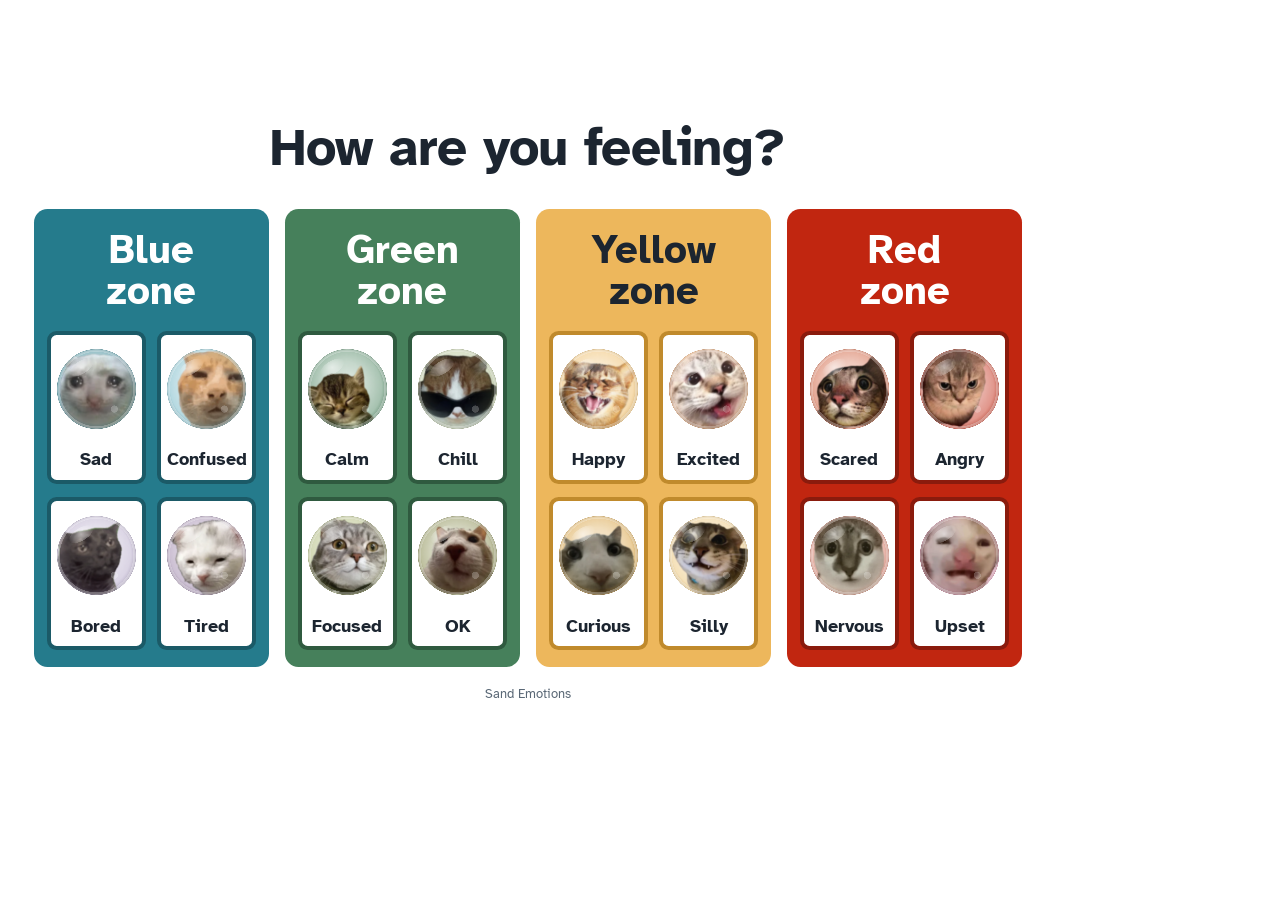
<file: printouts/zones.html>
<!doctype html>
<html lang="en">
<head>
<meta charset="utf-8">
<title>Sand Emotions · Zones</title>
<link rel="stylesheet" href="https://fonts.googleapis.com/css2?family=Atkinson+Hyperlegible:wght@400;700&display=swap">
<style>
  /* One landscape US Letter page: the four colour zones, four cats each, from the Sand Emotions game. */
  @page { size: 11in 8.5in; margin: 0; }
  html, body { margin: 0; background: #fff; }
  body {
    width: 11in;
    height: 8.5in;
    box-sizing: border-box;
    padding: 0.4in 0.35in;
    display: flex;
    flex-direction: column;
    justify-content: center;
    gap: 0.3in;
    font-family: "Atkinson Hyperlegible", Verdana, sans-serif;
    color: #1c2530;
    -webkit-print-color-adjust: exact;
    print-color-adjust: exact;
  }
  h1 { margin: 0; text-align: center; font-size: 40pt; font-weight: 700; letter-spacing: -0.01em; }
  .zones { display: grid; grid-template-columns: repeat(4, minmax(0, 1fr)); gap: 0.16in; }
  .zone {
    background: var(--z);
    border-radius: 0.14in;
    padding: 0.16in 0.14in 0.18in;
    display: flex;
    flex-direction: column;
    gap: 0.14in;
  }
  .zone h2 { margin: 0.06in 0 0.06in; text-align: center; font-size: 30pt; font-weight: 700; line-height: 1.02; color: var(--t); }
  .cards { display: grid; grid-template-columns: repeat(2, minmax(0, 1fr)); gap: 0.14in 0.12in; }
  .card {
    background: #fff;
    border: 0.045in solid var(--b);
    border-radius: 0.1in;
    padding: 0.08in 0.03in 0.08in;
    display: flex;
    flex-direction: column;
    align-items: center;
    gap: 0.05in;
    aspect-ratio: 1 / 1.55;
    min-width: 0;
    box-sizing: border-box;
  }
  .card canvas { width: 96%; aspect-ratio: 1; display: block; margin-top: 0.06in; }
  .card span { font-size: 13.5pt; font-weight: 700; line-height: 1; margin: auto 0 0.04in; white-space: nowrap; }
  footer { text-align: center; font-size: 10pt; color: #5a6876; margin-top: -0.12in; }
</style>
</head>
<body>
<h1>How are you feeling?</h1>
<div class="zones" id="zones"></div>
<footer>Sand Emotions</footer>
<script src="../sandfall/engine.js"></script>
<script>
  // The zones in the template's order, each with its four cats (the game's colour families).
  const CW = window.CatWorld;
  const ZONES = [
    { title: 'Blue zone',   family: 'Blue',   z: '#257b8c', b: '#1b5a67', t: '#fff' },
    { title: 'Green zone',  family: 'Green',  z: '#46805b', b: '#2f5a3f', t: '#fff' },
    { title: 'Yellow zone', family: 'Yellow', z: '#edb75c', b: '#c08a2c', t: '#1c2530' },
    { title: 'Red zone',    family: 'Red',    z: '#c12610', b: '#8a1b0d', t: '#fff' },
  ];
  const balls = [];
  for (const zone of ZONES) {
    const el = document.createElement('section');
    el.className = 'zone';
    el.style.cssText = '--z:' + zone.z + ';--b:' + zone.b + ';--t:' + zone.t;
    el.innerHTML = '<h2>' + zone.title.replace(' ', '<br>') + '</h2><div class="cards"></div>';   // two lines, like the template
    const ids = CW.MORE_GROUPS.find(g => g.title === zone.family).ids;
    for (const i of ids) {
      const card = document.createElement('div');
      card.className = 'card';
      const c = document.createElement('canvas');
      c.width = c.height = 360;                 // about 360 dpi when printed (each ball is about an inch)
      const label = document.createElement('span');
      label.textContent = CW.MOODS[i].name;
      card.append(c, label);
      el.querySelector('.cards').appendChild(card);
      balls.push([c, i]);
    }
    document.getElementById('zones').appendChild(el);
  }
  function draw() {
    for (const [c, i] of balls) {
      const g = c.getContext('2d');
      g.setTransform(1, 0, 0, 1, 0, 0);
      g.clearRect(0, 0, c.width, c.height);
      g.translate(c.width / 2, c.height / 2);
      CW.paintMarble(g, i, c.width / 2 - 4, 0);
    }
  }
  CW.onImages(draw);
  draw();
</script>
</body>
</html>
</file>
